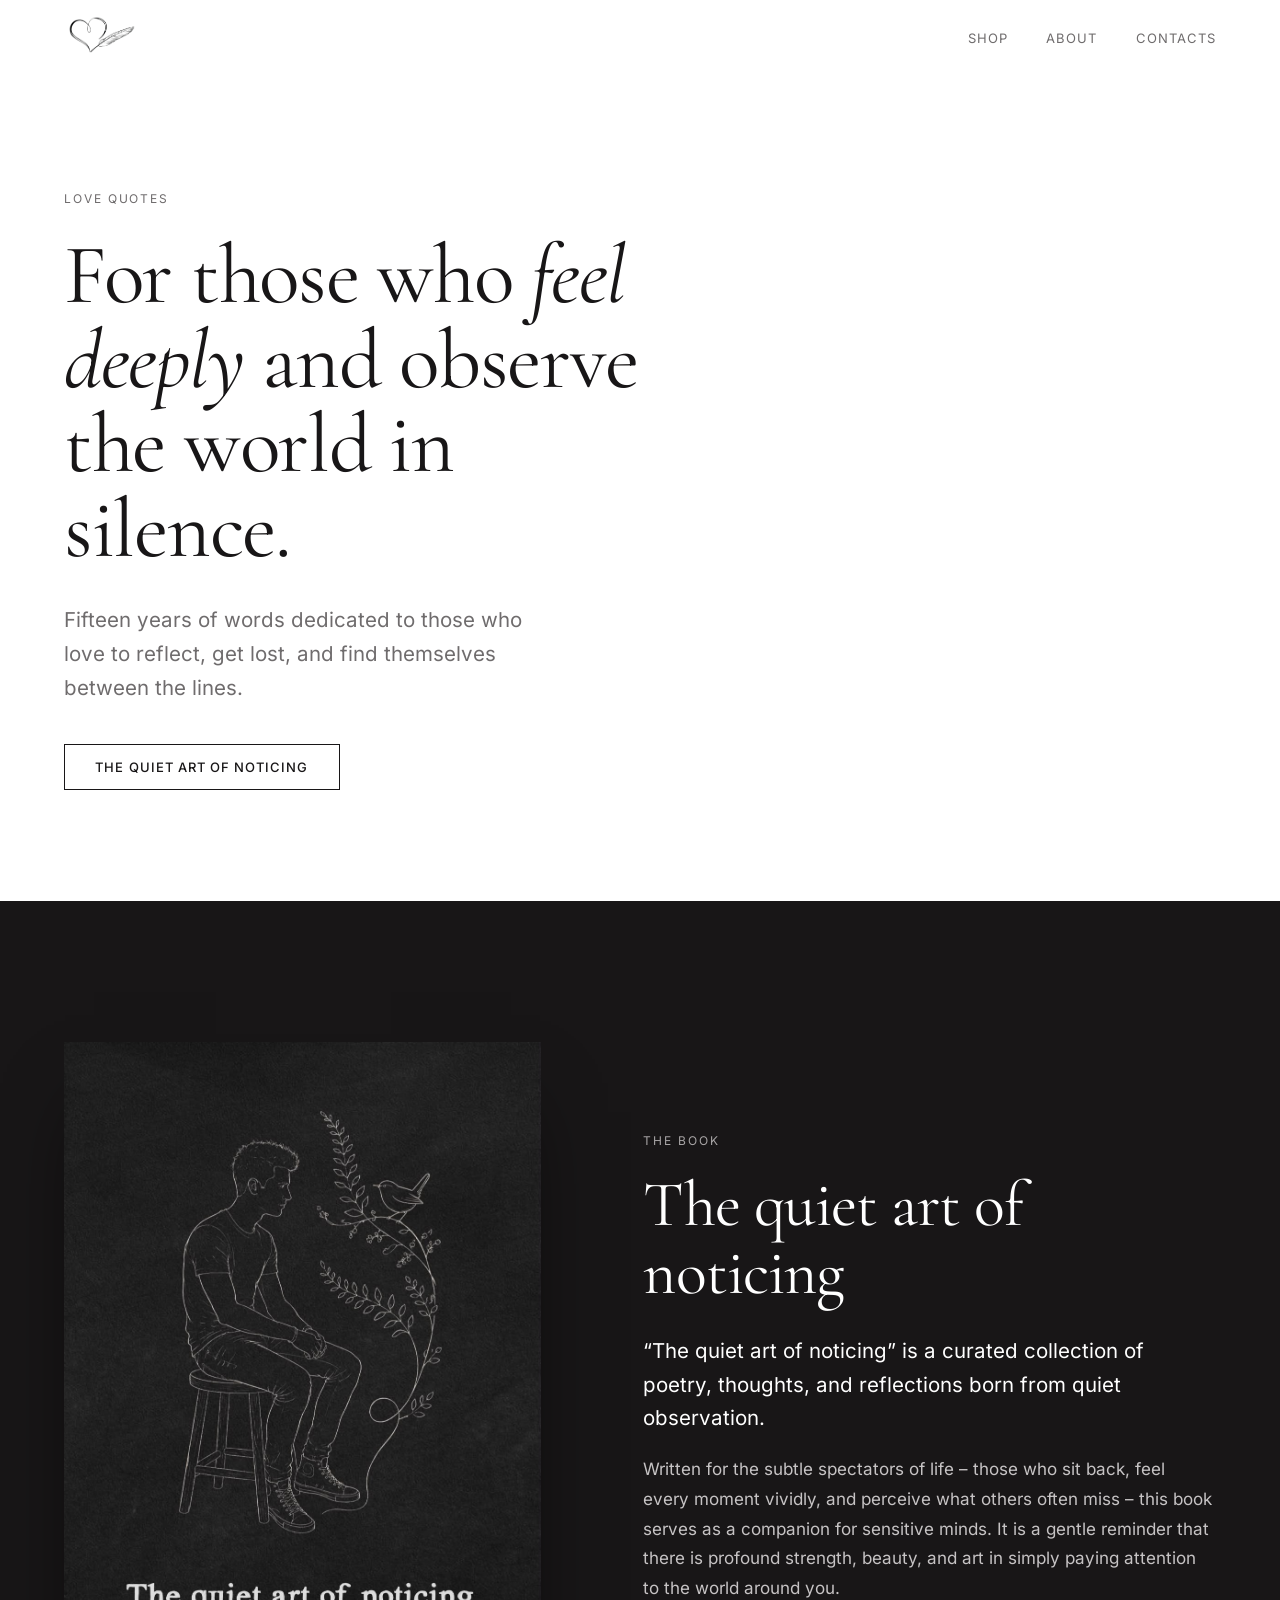
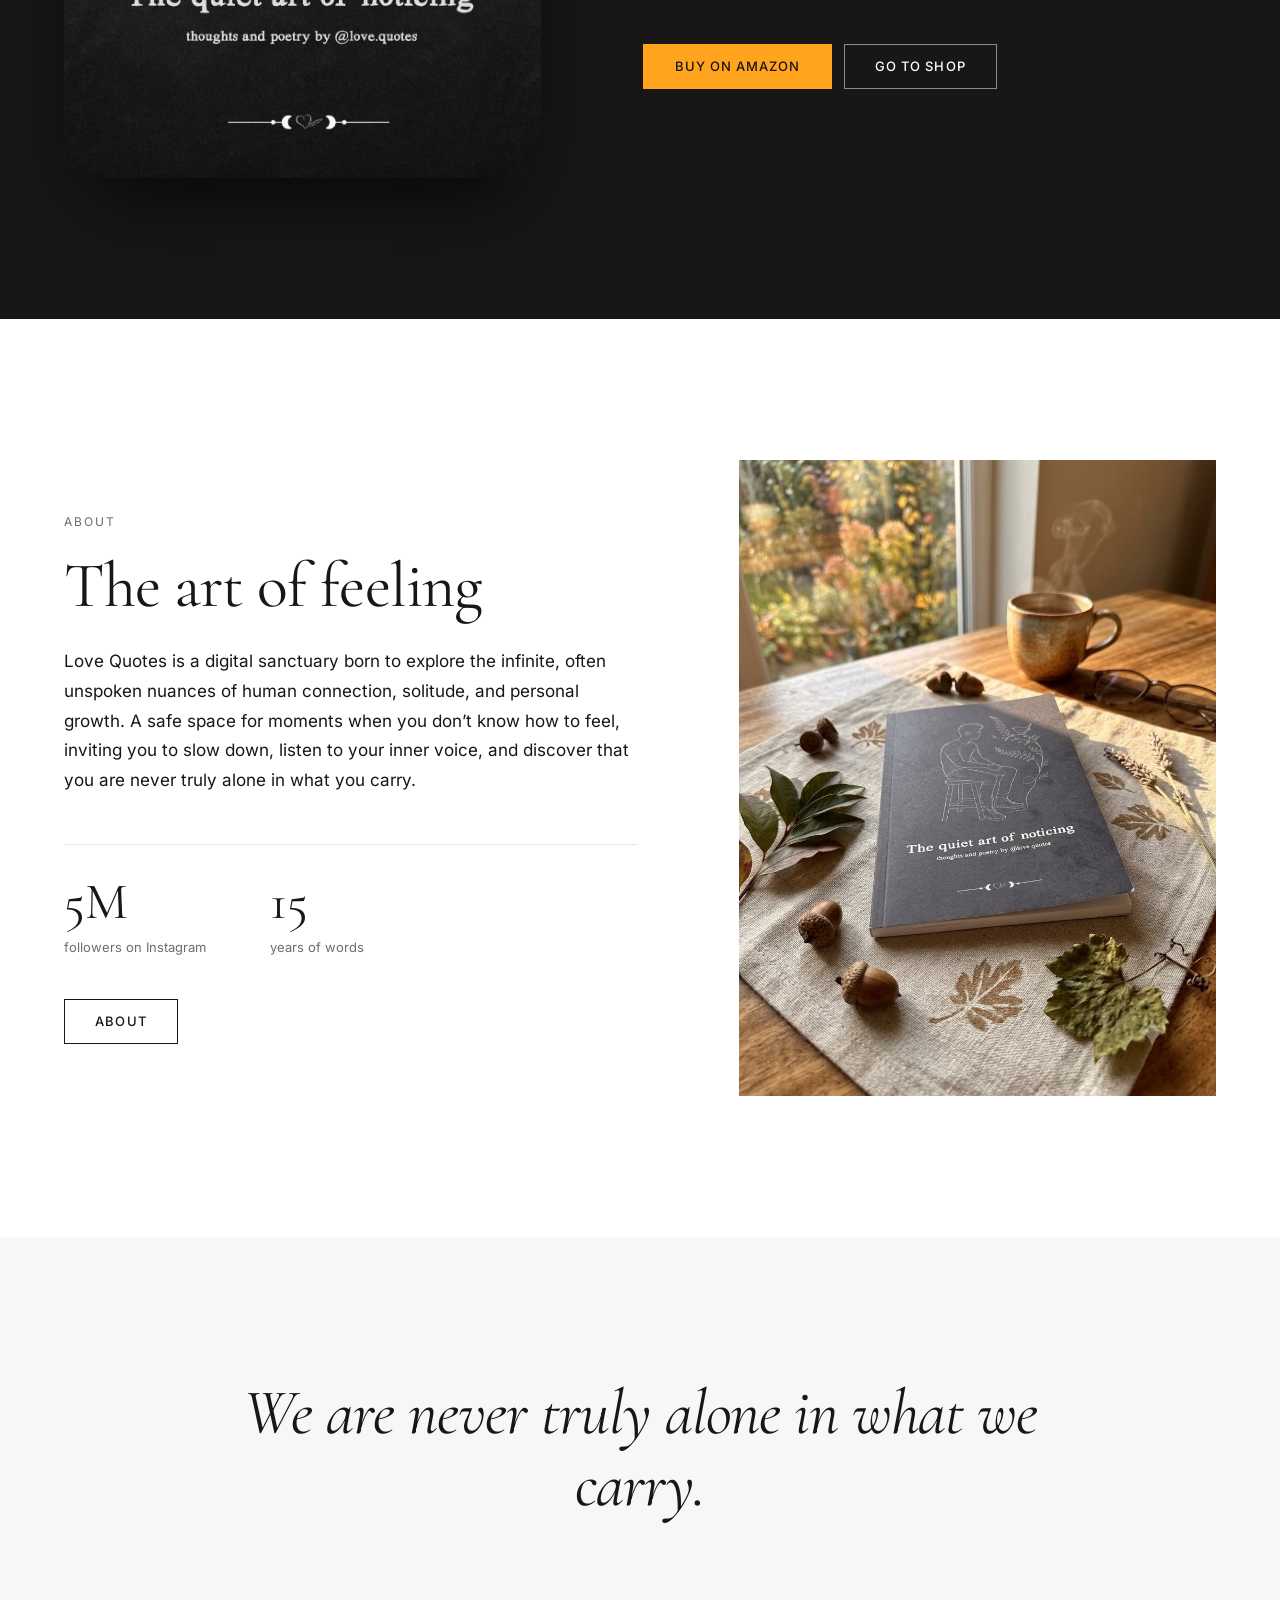
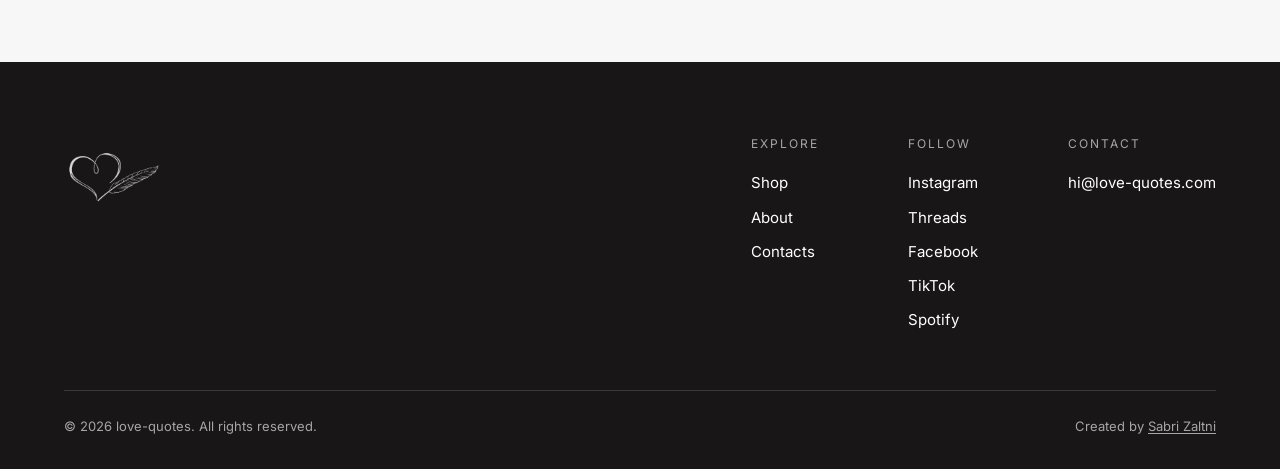
<file: index.html>
<!doctype html>
<html lang="en">
<head>
<meta charset="utf-8">
<meta name="viewport" content="width=device-width, initial-scale=1">
<title>Love Quotes</title>
<meta name="description" content="Poetry, thoughts and books for those who feel deeply and observe the world in silence.">
<meta name="robots" content="noindex, nofollow">
<link rel="stylesheet" href="styles.css">
<script src="site.js"></script>
</head>
<body>
<a class="skip" href="#main">Skip to content</a>
<header class="site-header">
  <div class="bar">
    <a class="brand" href="index.html" aria-label="Love Quotes, home"><img src="assets/logo.png" alt="Love Quotes"></a>
    <nav class="site-nav" aria-label="Main"><a href="shop.html">Shop</a><a href="about.html">About</a><a href="contacts.html">Contacts</a></nav>
  </div>
</header>
<main id="main">

<section class="hero">
  <div class="reveal">
    <p class="eyebrow">Love Quotes</p>
    <h1>For those who <em>feel deeply</em> and observe the world in silence.</h1>
    <p class="lede">Fifteen years of words dedicated to those who love to reflect, get lost, and find themselves between the lines.</p>
    <div class="actions">
      <a class="btn" href="book-quiet-art.html">The quiet art of noticing</a>
    </div>
  </div>
  <div class="hero-media" aria-hidden="true">
    <video src="assets/dandelion.mp4" autoplay muted loop playsinline></video>
  </div>
</section>

<section class="section dark">
  <div class="feature">
    <img class="reveal" src="assets/quiet-art-cover.jpg" alt="Cover of The quiet art of noticing">
    <div class="reveal">
      <p class="eyebrow">The book</p>
      <h2>The quiet art of noticing</h2>
      <p class="lede">“The quiet art of noticing” is a curated collection of poetry, thoughts, and reflections born from quiet observation.</p>
      <p class="muted">Written for the subtle spectators of life – those who sit back, feel every moment vividly, and perceive what others often miss – this book serves as a companion for sensitive minds. It is a gentle reminder that there is profound strength, beauty, and art in simply paying attention to the world around you.</p>
      <div class="actions">
        <a class="btn btn-buy" href="https://mybook.to/thequietartofnoticing" target="_blank" rel="noopener noreferrer">Buy on Amazon</a>
        <a class="btn" href="shop.html">Go to shop</a>
      </div>
    </div>
  </div>
</section>

<section class="section">
  <div class="story">
    <div class="reveal">
      <p class="eyebrow">About</p>
      <h2>The art of feeling</h2>
      <div class="prose">
        <p>Love Quotes is a digital sanctuary born to explore the infinite, often unspoken nuances of human connection, solitude, and personal growth. A safe space for moments when you don’t know how to feel, inviting you to slow down, listen to your inner voice, and discover that you are never truly alone in what you carry.</p>
      </div>
      <div class="figures">
        <div><strong>5M</strong><span>followers on Instagram</span></div>
        <div><strong>15</strong><span>years of words</span></div>
      </div>
      <div class="actions"><a class="btn" href="about.html">About</a></div>
    </div>
    <figure class="reveal"><img src="assets/quiet-art-table.jpg" alt="The quiet art of noticing on a table, next to a cup of coffee and autumn leaves" loading="lazy"></figure>
  </div>
</section>

<section class="section quote">
  <blockquote class="reveal">We are never truly alone in what we carry.</blockquote>
</section>

</main>
<footer class="site-footer">
  <div class="footer-top">
    <a href="index.html" aria-label="Love Quotes, home"><img src="assets/footer-logo.png" alt="Love Quotes"></a>
    <div class="footer-cols">
      <div><h2>Explore</h2><ul><li><a href="shop.html">Shop</a></li><li><a href="about.html">About</a></li><li><a href="contacts.html">Contacts</a></li></ul></div>
      <div><h2>Follow</h2><ul><li><a href="https://instagram.com/love.quotes" target="_blank" rel="noopener noreferrer">Instagram</a></li><li><a href="https://www.threads.net/@love.quotes" target="_blank" rel="noopener noreferrer">Threads</a></li><li><a href="https://www.facebook.com/lovequotesmedia" target="_blank" rel="noopener noreferrer">Facebook</a></li><li><a href="https://www.tiktok.com/@thelovequotes" target="_blank" rel="noopener noreferrer">TikTok</a></li><li><a href="https://open.spotify.com/playlist/25cQGZJEVviMRgtNV8DTJt" target="_blank" rel="noopener noreferrer">Spotify</a></li></ul></div>
      <div><h2>Contact</h2><ul><li><a href="mailto:hi@love-quotes.com">hi@love-quotes.com</a></li></ul></div>
    </div>
  </div>
  <div class="footer-bottom">
    <span>© 2026 love-quotes. All rights reserved.</span>
    <span>Created by <a href="https://www.linkedin.com/in/sabri-zaltni-704310270/" target="_blank" rel="noopener noreferrer">Sabri Zaltni</a></span>
  </div>
</footer>
</body>
</html>
</file>
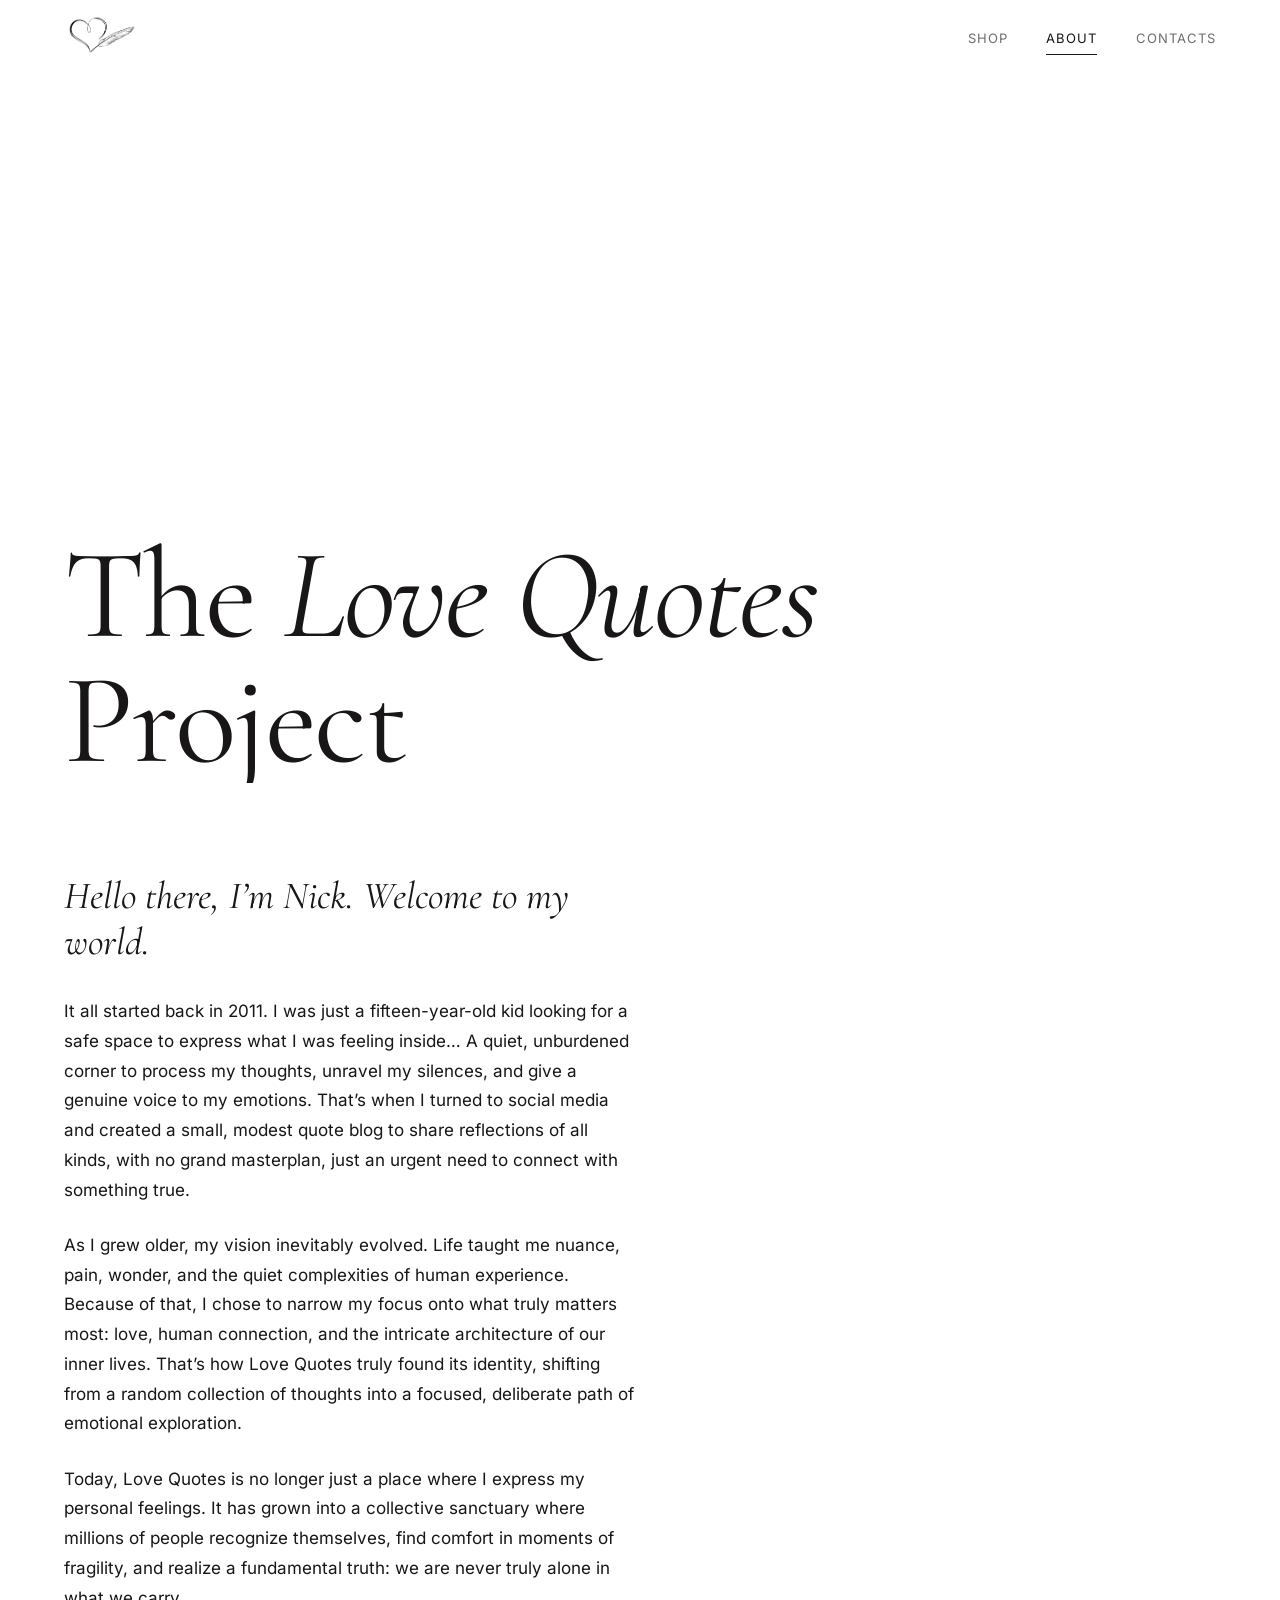
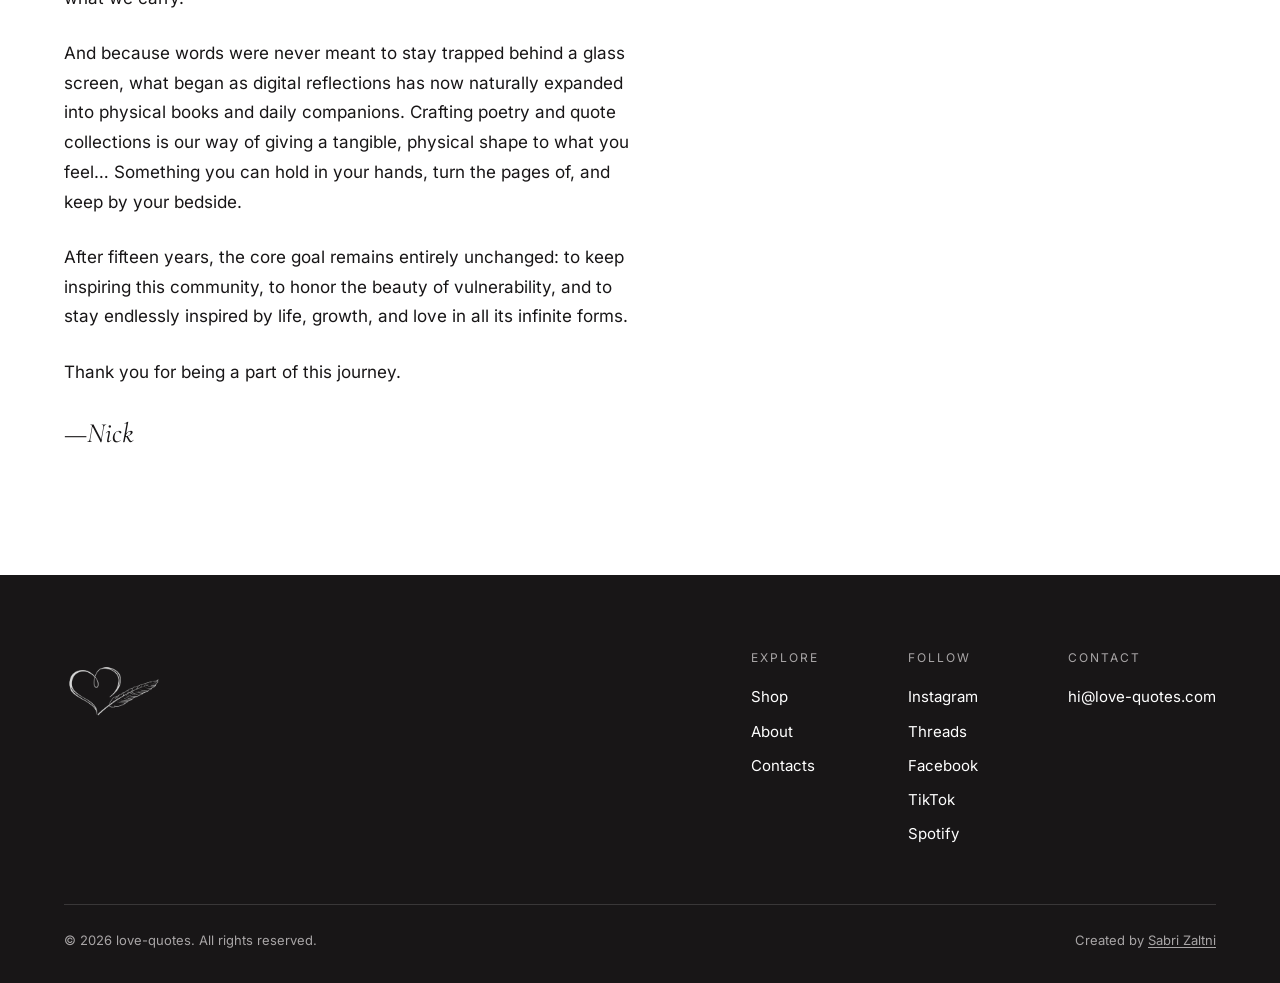
<file: about.html>
<!doctype html>
<html lang="en">
<head>
<meta charset="utf-8">
<meta name="viewport" content="width=device-width, initial-scale=1">
<title>About – Love Quotes</title>
<meta name="description" content="The story of the Love Quotes project, in the words of its founder, Nick.">
<meta name="robots" content="noindex, nofollow">
<link rel="stylesheet" href="styles.css">
<script src="site.js"></script>
</head>
<body>
<a class="skip" href="#main">Skip to content</a>
<header class="site-header">
  <div class="bar">
    <a class="brand" href="index.html" aria-label="Love Quotes, home"><img src="assets/logo.png" alt="Love Quotes"></a>
    <nav class="site-nav" aria-label="Main"><a href="shop.html">Shop</a><a href="about.html" aria-current="page">About</a><a href="contacts.html">Contacts</a></nav>
  </div>
</header>
<main id="main">

<section class="about-hero">
  <video src="assets/swing.mp4" autoplay muted loop playsinline aria-hidden="true"></video>
  <h1 class="reveal">The <em>Love Quotes</em><br>Project</h1>
</section>
<section class="about-body">
  <div class="prose reveal">
    <p class="opening">Hello there, I’m Nick. Welcome to my world.</p>
    <p>It all started back in 2011. I was just a fifteen-year-old kid looking for a safe space to express what I was feeling inside… A quiet, unburdened corner to process my thoughts, unravel my silences, and give a genuine voice to my emotions. That’s when I turned to social media and created a small, modest quote blog to share reflections of all kinds, with no grand masterplan, just an urgent need to connect with something true.</p>
    <p>As I grew older, my vision inevitably evolved. Life taught me nuance, pain, wonder, and the quiet complexities of human experience. Because of that, I chose to narrow my focus onto what truly matters most: love, human connection, and the intricate architecture of our inner lives. That’s how Love Quotes truly found its identity, shifting from a random collection of thoughts into a focused, deliberate path of emotional exploration.</p>
    <p>Today, Love Quotes is no longer just a place where I express my personal feelings. It has grown into a collective sanctuary where millions of people recognize themselves, find comfort in moments of fragility, and realize a fundamental truth: we are never truly alone in what we carry.</p>
    <p>And because words were never meant to stay trapped behind a glass screen, what began as digital reflections has now naturally expanded into physical books and daily companions. Crafting poetry and quote collections is our way of giving a tangible, physical shape to what you feel… Something you can hold in your hands, turn the pages of, and keep by your bedside.</p>
    <p>After fifteen years, the core goal remains entirely unchanged: to keep inspiring this community, to honor the beauty of vulnerability, and to stay endlessly inspired by life, growth, and love in all its infinite forms.</p>
    <p>Thank you for being a part of this journey.</p>
    <p class="sign">—Nick</p>
  </div>
  <figure class="reveal"><video src="assets/billboard.mp4" autoplay muted loop playsinline aria-label="A Love Quotes billboard on a city building at night"></video></figure>
</section>

</main>
<footer class="site-footer">
  <div class="footer-top">
    <a href="index.html" aria-label="Love Quotes, home"><img src="assets/footer-logo.png" alt="Love Quotes"></a>
    <div class="footer-cols">
      <div><h2>Explore</h2><ul><li><a href="shop.html">Shop</a></li><li><a href="about.html">About</a></li><li><a href="contacts.html">Contacts</a></li></ul></div>
      <div><h2>Follow</h2><ul><li><a href="https://instagram.com/love.quotes" target="_blank" rel="noopener noreferrer">Instagram</a></li><li><a href="https://www.threads.net/@love.quotes" target="_blank" rel="noopener noreferrer">Threads</a></li><li><a href="https://www.facebook.com/lovequotesmedia" target="_blank" rel="noopener noreferrer">Facebook</a></li><li><a href="https://www.tiktok.com/@thelovequotes" target="_blank" rel="noopener noreferrer">TikTok</a></li><li><a href="https://open.spotify.com/playlist/25cQGZJEVviMRgtNV8DTJt" target="_blank" rel="noopener noreferrer">Spotify</a></li></ul></div>
      <div><h2>Contact</h2><ul><li><a href="mailto:hi@love-quotes.com">hi@love-quotes.com</a></li></ul></div>
    </div>
  </div>
  <div class="footer-bottom">
    <span>© 2026 love-quotes. All rights reserved.</span>
    <span>Created by <a href="https://www.linkedin.com/in/sabri-zaltni-704310270/" target="_blank" rel="noopener noreferrer">Sabri Zaltni</a></span>
  </div>
</footer>
</body>
</html>
</file>
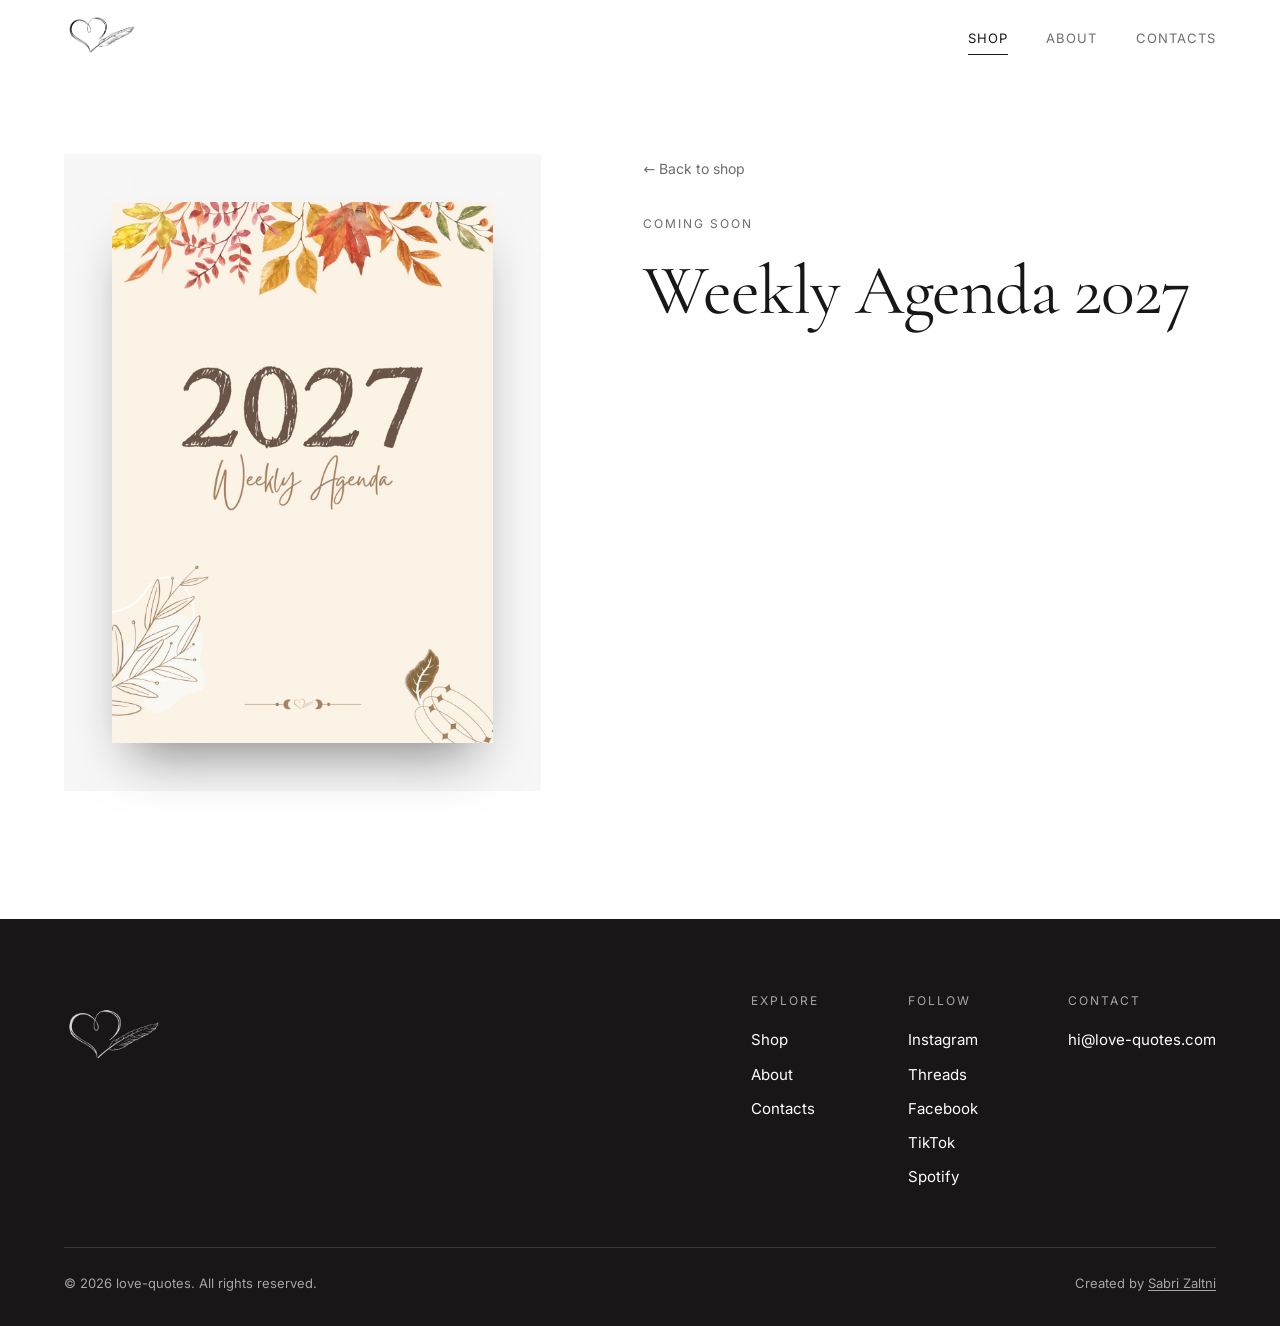
<file: book-agenda-2027.html>
<!doctype html>
<html lang="en">
<head>
<meta charset="utf-8">
<meta name="viewport" content="width=device-width, initial-scale=1">
<title>Weekly Agenda 2027 – Love Quotes</title>
<meta name="description" content="Weekly Agenda 2027">
<meta name="robots" content="noindex, nofollow">
<link rel="stylesheet" href="styles.css">
<script src="site.js"></script>
</head>
<body>
<a class="skip" href="#main">Skip to content</a>
<header class="site-header">
  <div class="bar">
    <a class="brand" href="index.html" aria-label="Love Quotes, home"><img src="assets/logo.png" alt="Love Quotes"></a>
    <nav class="site-nav" aria-label="Main"><a href="shop.html" aria-current="page">Shop</a><a href="about.html">About</a><a href="contacts.html">Contacts</a></nav>
  </div>
</header>
<main id="main">

<section class="book-page">
  <div class="cover reveal"><img src="assets/agenda-2027.jpg" alt="Cover of Weekly Agenda 2027"></div>
  <div class="reveal">
    <a class="back" href="shop.html">← Back to shop</a>
    <p class="eyebrow">Coming soon</p>
    <h1>Weekly Agenda 2027</h1>
    
    
    
  </div>
</section>

</main>
<footer class="site-footer">
  <div class="footer-top">
    <a href="index.html" aria-label="Love Quotes, home"><img src="assets/footer-logo.png" alt="Love Quotes"></a>
    <div class="footer-cols">
      <div><h2>Explore</h2><ul><li><a href="shop.html">Shop</a></li><li><a href="about.html">About</a></li><li><a href="contacts.html">Contacts</a></li></ul></div>
      <div><h2>Follow</h2><ul><li><a href="https://instagram.com/love.quotes" target="_blank" rel="noopener noreferrer">Instagram</a></li><li><a href="https://www.threads.net/@love.quotes" target="_blank" rel="noopener noreferrer">Threads</a></li><li><a href="https://www.facebook.com/lovequotesmedia" target="_blank" rel="noopener noreferrer">Facebook</a></li><li><a href="https://www.tiktok.com/@thelovequotes" target="_blank" rel="noopener noreferrer">TikTok</a></li><li><a href="https://open.spotify.com/playlist/25cQGZJEVviMRgtNV8DTJt" target="_blank" rel="noopener noreferrer">Spotify</a></li></ul></div>
      <div><h2>Contact</h2><ul><li><a href="mailto:hi@love-quotes.com">hi@love-quotes.com</a></li></ul></div>
    </div>
  </div>
  <div class="footer-bottom">
    <span>© 2026 love-quotes. All rights reserved.</span>
    <span>Created by <a href="https://www.linkedin.com/in/sabri-zaltni-704310270/" target="_blank" rel="noopener noreferrer">Sabri Zaltni</a></span>
  </div>
</footer>
</body>
</html>
</file>
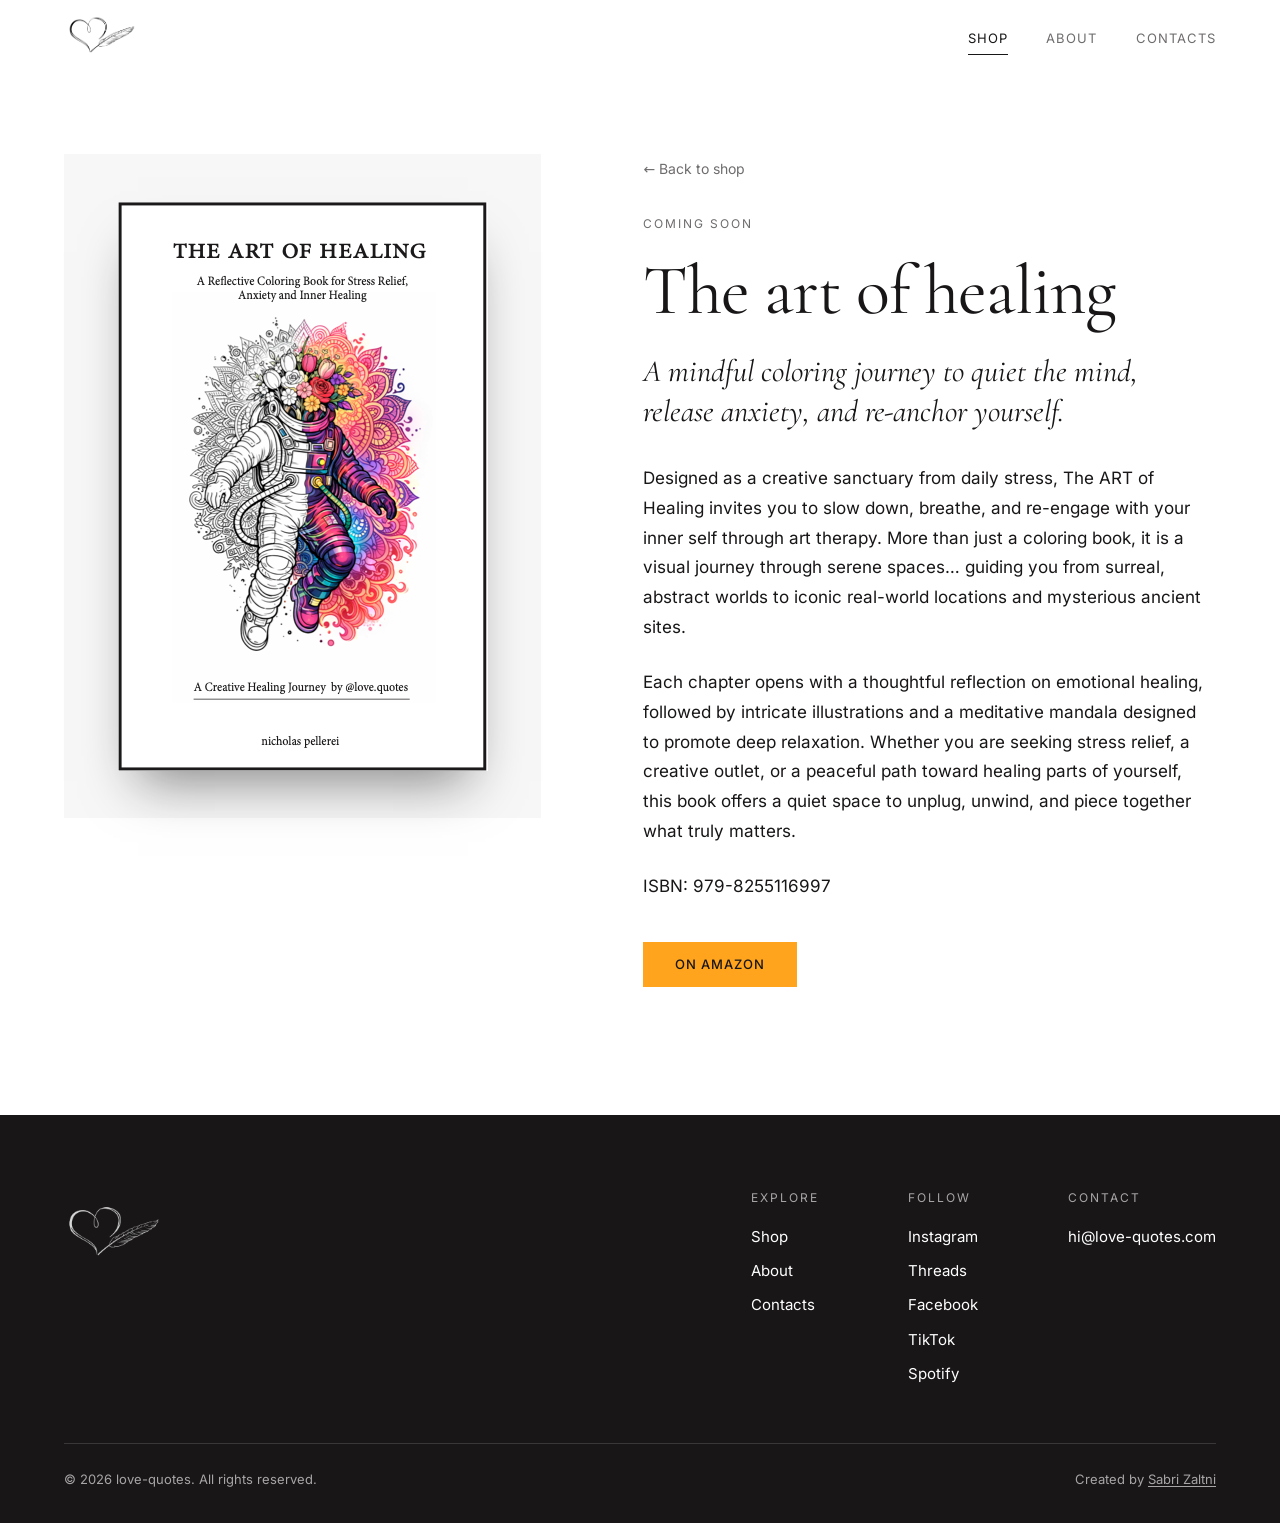
<file: book-art-of-healing.html>
<!doctype html>
<html lang="en">
<head>
<meta charset="utf-8">
<meta name="viewport" content="width=device-width, initial-scale=1">
<title>The art of healing – Love Quotes</title>
<meta name="description" content="A mindful coloring journey to quiet the mind, release anxiety, and re-anchor yourself.">
<meta name="robots" content="noindex, nofollow">
<link rel="stylesheet" href="styles.css">
<script src="site.js"></script>
</head>
<body>
<a class="skip" href="#main">Skip to content</a>
<header class="site-header">
  <div class="bar">
    <a class="brand" href="index.html" aria-label="Love Quotes, home"><img src="assets/logo.png" alt="Love Quotes"></a>
    <nav class="site-nav" aria-label="Main"><a href="shop.html" aria-current="page">Shop</a><a href="about.html">About</a><a href="contacts.html">Contacts</a></nav>
  </div>
</header>
<main id="main">

<section class="book-page">
  <div class="cover reveal"><img src="assets/art-of-healing.png" alt="Cover of The art of healing"></div>
  <div class="reveal">
    <a class="back" href="shop.html">← Back to shop</a>
    <p class="eyebrow">Coming soon</p>
    <h1>The art of healing</h1>
    <p class="tagline">A mindful coloring journey to quiet the mind, release anxiety, and re-anchor yourself.</p>
    <div class="prose"><p>Designed as a creative sanctuary from daily stress, The ART of Healing invites you to slow down, breathe, and re-engage with your inner self through art therapy. More than just a coloring book, it is a visual journey through serene spaces… guiding you from surreal, abstract worlds to iconic real-world locations and mysterious ancient sites.</p><p>Each chapter opens with a thoughtful reflection on emotional healing, followed by intricate illustrations and a meditative mandala designed to promote deep relaxation. Whether you are seeking stress relief, a creative outlet, or a peaceful path toward healing parts of yourself, this book offers a quiet space to unplug, unwind, and piece together what truly matters.</p><p>ISBN: 979-8255116997</p></div>
    <div class="actions"><a class="btn btn-buy" href="https://www.amazon.com/dp/B0GWGK5334" target="_blank" rel="noopener noreferrer">On Amazon</a></div>
  </div>
</section>

</main>
<footer class="site-footer">
  <div class="footer-top">
    <a href="index.html" aria-label="Love Quotes, home"><img src="assets/footer-logo.png" alt="Love Quotes"></a>
    <div class="footer-cols">
      <div><h2>Explore</h2><ul><li><a href="shop.html">Shop</a></li><li><a href="about.html">About</a></li><li><a href="contacts.html">Contacts</a></li></ul></div>
      <div><h2>Follow</h2><ul><li><a href="https://instagram.com/love.quotes" target="_blank" rel="noopener noreferrer">Instagram</a></li><li><a href="https://www.threads.net/@love.quotes" target="_blank" rel="noopener noreferrer">Threads</a></li><li><a href="https://www.facebook.com/lovequotesmedia" target="_blank" rel="noopener noreferrer">Facebook</a></li><li><a href="https://www.tiktok.com/@thelovequotes" target="_blank" rel="noopener noreferrer">TikTok</a></li><li><a href="https://open.spotify.com/playlist/25cQGZJEVviMRgtNV8DTJt" target="_blank" rel="noopener noreferrer">Spotify</a></li></ul></div>
      <div><h2>Contact</h2><ul><li><a href="mailto:hi@love-quotes.com">hi@love-quotes.com</a></li></ul></div>
    </div>
  </div>
  <div class="footer-bottom">
    <span>© 2026 love-quotes. All rights reserved.</span>
    <span>Created by <a href="https://www.linkedin.com/in/sabri-zaltni-704310270/" target="_blank" rel="noopener noreferrer">Sabri Zaltni</a></span>
  </div>
</footer>
</body>
</html>
</file>
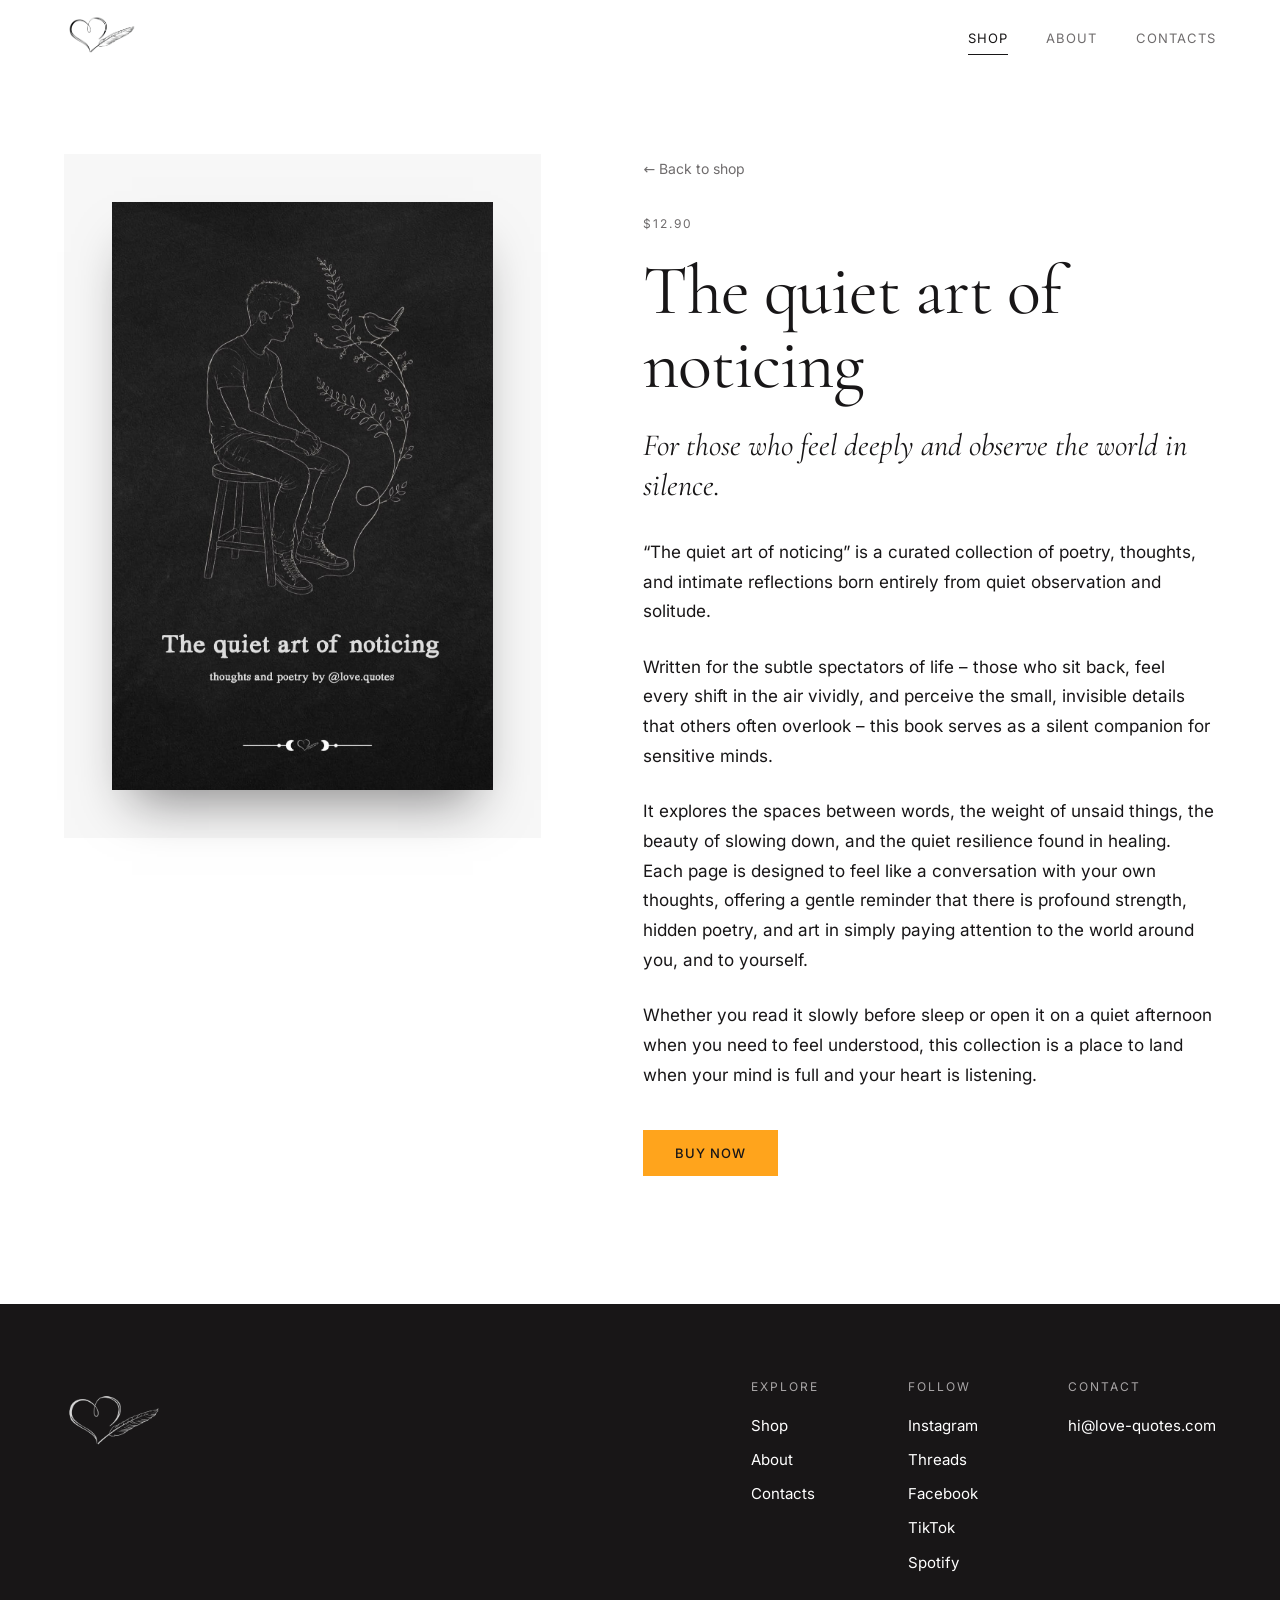
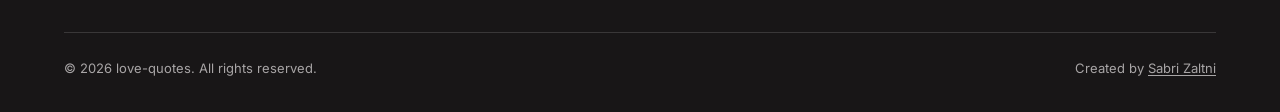
<file: book-quiet-art.html>
<!doctype html>
<html lang="en">
<head>
<meta charset="utf-8">
<meta name="viewport" content="width=device-width, initial-scale=1">
<title>The quiet art of noticing – Love Quotes</title>
<meta name="description" content="For those who feel deeply and observe the world in silence.">
<meta name="robots" content="noindex, nofollow">
<link rel="stylesheet" href="styles.css">
<script src="site.js"></script>
</head>
<body>
<a class="skip" href="#main">Skip to content</a>
<header class="site-header">
  <div class="bar">
    <a class="brand" href="index.html" aria-label="Love Quotes, home"><img src="assets/logo.png" alt="Love Quotes"></a>
    <nav class="site-nav" aria-label="Main"><a href="shop.html" aria-current="page">Shop</a><a href="about.html">About</a><a href="contacts.html">Contacts</a></nav>
  </div>
</header>
<main id="main">

<section class="book-page">
  <div class="cover reveal"><img src="assets/quiet-art-cover.jpg" alt="Cover of The quiet art of noticing"></div>
  <div class="reveal">
    <a class="back" href="shop.html">← Back to shop</a>
    <p class="eyebrow">$12.90</p>
    <h1>The quiet art of noticing</h1>
    <p class="tagline">For those who feel deeply and observe the world in silence.</p>
    <div class="prose"><p>“The quiet art of noticing” is a curated collection of poetry, thoughts, and intimate reflections born entirely from quiet observation and solitude.</p><p>Written for the subtle spectators of life – those who sit back, feel every shift in the air vividly, and perceive the small, invisible details that others often overlook – this book serves as a silent companion for sensitive minds.</p><p>It explores the spaces between words, the weight of unsaid things, the beauty of slowing down, and the quiet resilience found in healing. Each page is designed to feel like a conversation with your own thoughts, offering a gentle reminder that there is profound strength, hidden poetry, and art in simply paying attention to the world around you, and to yourself.</p><p>Whether you read it slowly before sleep or open it on a quiet afternoon when you need to feel understood, this collection is a place to land when your mind is full and your heart is listening.</p></div>
    <div class="actions"><a class="btn btn-buy" href="https://mybook.to/thequietartofnoticing" target="_blank" rel="noopener noreferrer">Buy now</a></div>
  </div>
</section>

</main>
<footer class="site-footer">
  <div class="footer-top">
    <a href="index.html" aria-label="Love Quotes, home"><img src="assets/footer-logo.png" alt="Love Quotes"></a>
    <div class="footer-cols">
      <div><h2>Explore</h2><ul><li><a href="shop.html">Shop</a></li><li><a href="about.html">About</a></li><li><a href="contacts.html">Contacts</a></li></ul></div>
      <div><h2>Follow</h2><ul><li><a href="https://instagram.com/love.quotes" target="_blank" rel="noopener noreferrer">Instagram</a></li><li><a href="https://www.threads.net/@love.quotes" target="_blank" rel="noopener noreferrer">Threads</a></li><li><a href="https://www.facebook.com/lovequotesmedia" target="_blank" rel="noopener noreferrer">Facebook</a></li><li><a href="https://www.tiktok.com/@thelovequotes" target="_blank" rel="noopener noreferrer">TikTok</a></li><li><a href="https://open.spotify.com/playlist/25cQGZJEVviMRgtNV8DTJt" target="_blank" rel="noopener noreferrer">Spotify</a></li></ul></div>
      <div><h2>Contact</h2><ul><li><a href="mailto:hi@love-quotes.com">hi@love-quotes.com</a></li></ul></div>
    </div>
  </div>
  <div class="footer-bottom">
    <span>© 2026 love-quotes. All rights reserved.</span>
    <span>Created by <a href="https://www.linkedin.com/in/sabri-zaltni-704310270/" target="_blank" rel="noopener noreferrer">Sabri Zaltni</a></span>
  </div>
</footer>
</body>
</html>
</file>
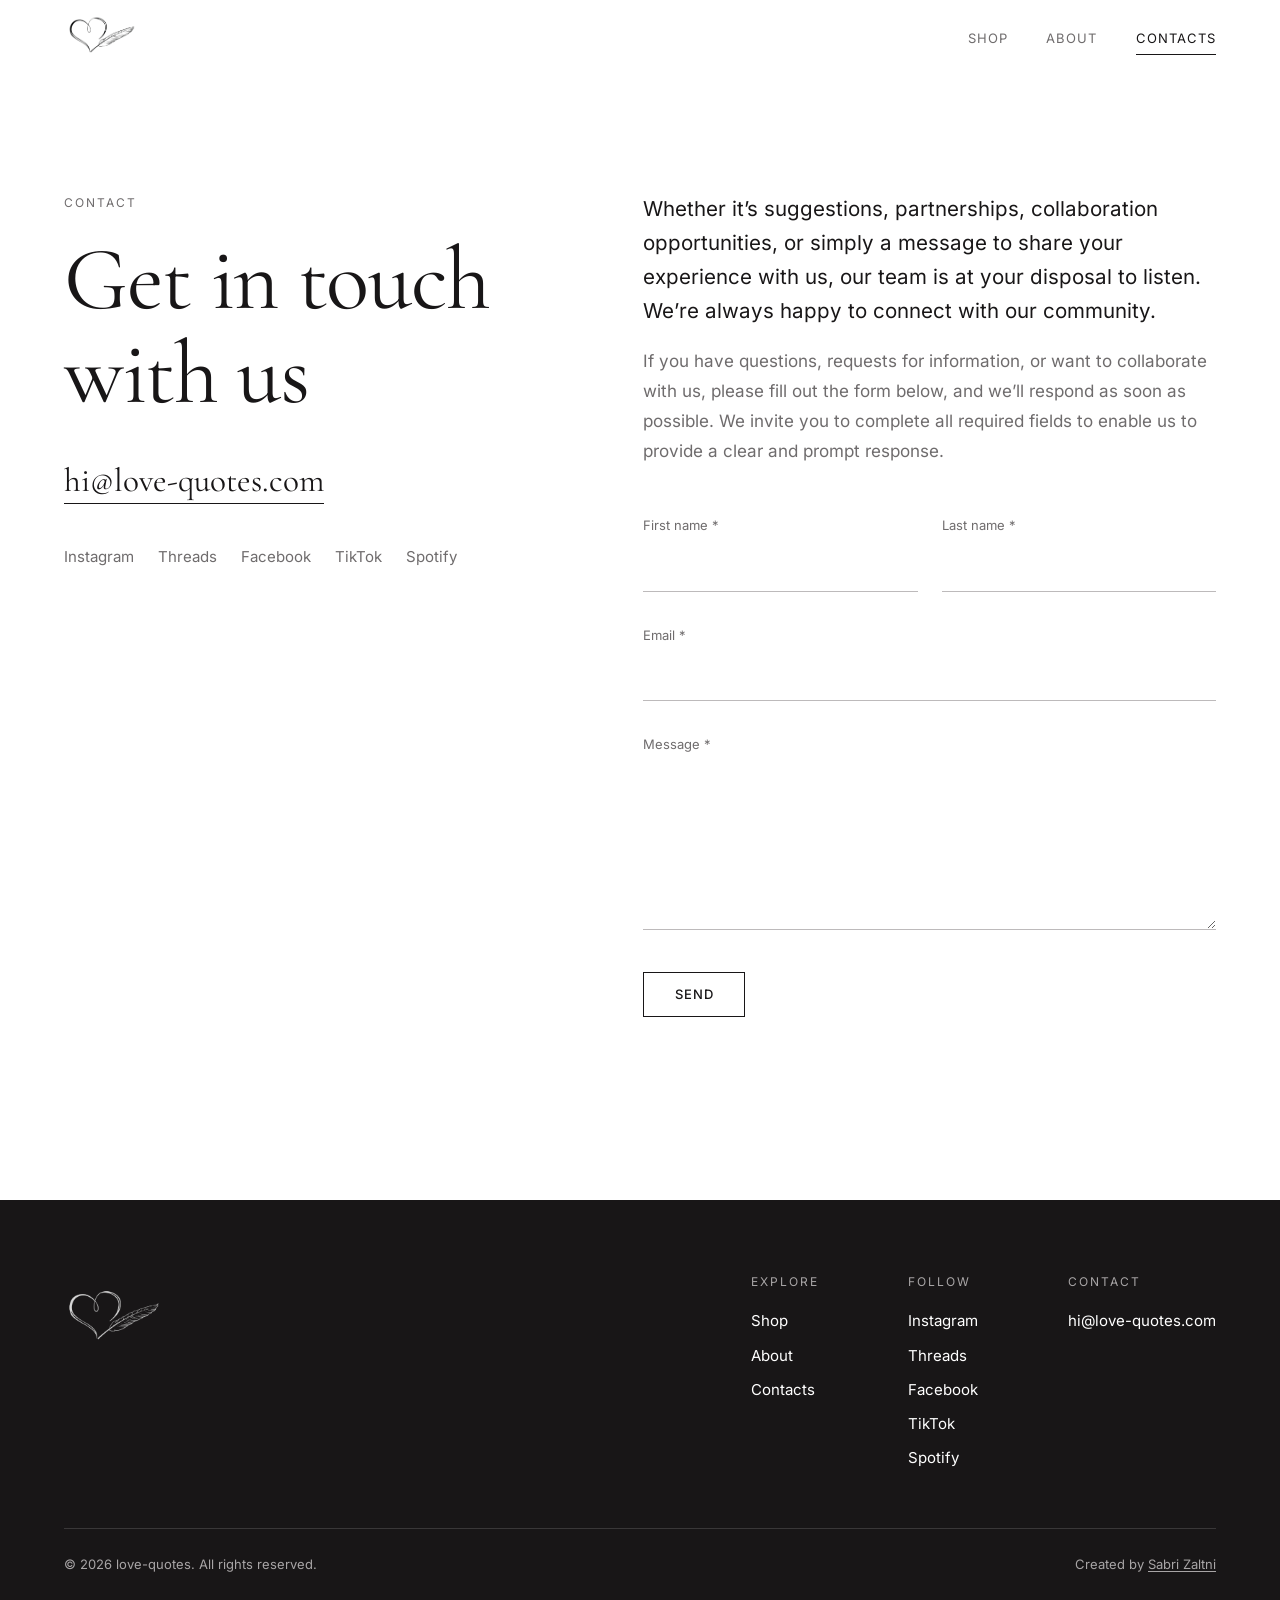
<file: contacts.html>
<!doctype html>
<html lang="en">
<head>
<meta charset="utf-8">
<meta name="viewport" content="width=device-width, initial-scale=1">
<title>Contacts – Love Quotes</title>
<meta name="description" content="Suggestions, partnerships, collaborations or a message to share your experience.">
<meta name="robots" content="noindex, nofollow">
<link rel="stylesheet" href="styles.css">
<script src="site.js"></script>
</head>
<body>
<a class="skip" href="#main">Skip to content</a>
<header class="site-header">
  <div class="bar">
    <a class="brand" href="index.html" aria-label="Love Quotes, home"><img src="assets/logo.png" alt="Love Quotes"></a>
    <nav class="site-nav" aria-label="Main"><a href="shop.html">Shop</a><a href="about.html">About</a><a href="contacts.html" aria-current="page">Contacts</a></nav>
  </div>
</header>
<main id="main">

<section class="contact">
  <div class="reveal">
    <p class="eyebrow">Contact</p>
    <h1>Get in touch with us</h1>
    <a class="mail text-link" href="mailto:hi@love-quotes.com">hi@love-quotes.com</a>
    <ul class="channels"><li><a href="https://instagram.com/love.quotes" target="_blank" rel="noopener noreferrer">Instagram</a></li><li><a href="https://www.threads.net/@love.quotes" target="_blank" rel="noopener noreferrer">Threads</a></li><li><a href="https://www.facebook.com/lovequotesmedia" target="_blank" rel="noopener noreferrer">Facebook</a></li><li><a href="https://www.tiktok.com/@thelovequotes" target="_blank" rel="noopener noreferrer">TikTok</a></li><li><a href="https://open.spotify.com/playlist/25cQGZJEVviMRgtNV8DTJt" target="_blank" rel="noopener noreferrer">Spotify</a></li></ul>
  </div>
  <div class="reveal">
    <p class="lede">Whether it’s suggestions, partnerships, collaboration opportunities, or simply a message to share your experience with us, our team is at your disposal to listen. We’re always happy to connect with our community.</p>
    <p class="muted" style="margin:1.25rem 0 3rem">If you have questions, requests for information, or want to collaborate with us, please fill out the form below, and we’ll respond as soon as possible. We invite you to complete all required fields to enable us to provide a clear and prompt response.</p>
    <form>
      <label class="field"><span>First name *</span><input name="first" required autocomplete="given-name"></label>
      <label class="field"><span>Last name *</span><input name="last" required autocomplete="family-name"></label>
      <label class="field full"><span>Email *</span><input name="email" type="email" required autocomplete="email"></label>
      <label class="field full"><span>Message *</span><textarea name="message" rows="5" required></textarea></label>
      <div><button class="btn" type="submit">Send</button></div>
      <p class="form-note" role="status"></p>
    </form>
  </div>
</section>

</main>
<footer class="site-footer">
  <div class="footer-top">
    <a href="index.html" aria-label="Love Quotes, home"><img src="assets/footer-logo.png" alt="Love Quotes"></a>
    <div class="footer-cols">
      <div><h2>Explore</h2><ul><li><a href="shop.html">Shop</a></li><li><a href="about.html">About</a></li><li><a href="contacts.html">Contacts</a></li></ul></div>
      <div><h2>Follow</h2><ul><li><a href="https://instagram.com/love.quotes" target="_blank" rel="noopener noreferrer">Instagram</a></li><li><a href="https://www.threads.net/@love.quotes" target="_blank" rel="noopener noreferrer">Threads</a></li><li><a href="https://www.facebook.com/lovequotesmedia" target="_blank" rel="noopener noreferrer">Facebook</a></li><li><a href="https://www.tiktok.com/@thelovequotes" target="_blank" rel="noopener noreferrer">TikTok</a></li><li><a href="https://open.spotify.com/playlist/25cQGZJEVviMRgtNV8DTJt" target="_blank" rel="noopener noreferrer">Spotify</a></li></ul></div>
      <div><h2>Contact</h2><ul><li><a href="mailto:hi@love-quotes.com">hi@love-quotes.com</a></li></ul></div>
    </div>
  </div>
  <div class="footer-bottom">
    <span>© 2026 love-quotes. All rights reserved.</span>
    <span>Created by <a href="https://www.linkedin.com/in/sabri-zaltni-704310270/" target="_blank" rel="noopener noreferrer">Sabri Zaltni</a></span>
  </div>
</footer>
</body>
</html>
</file>
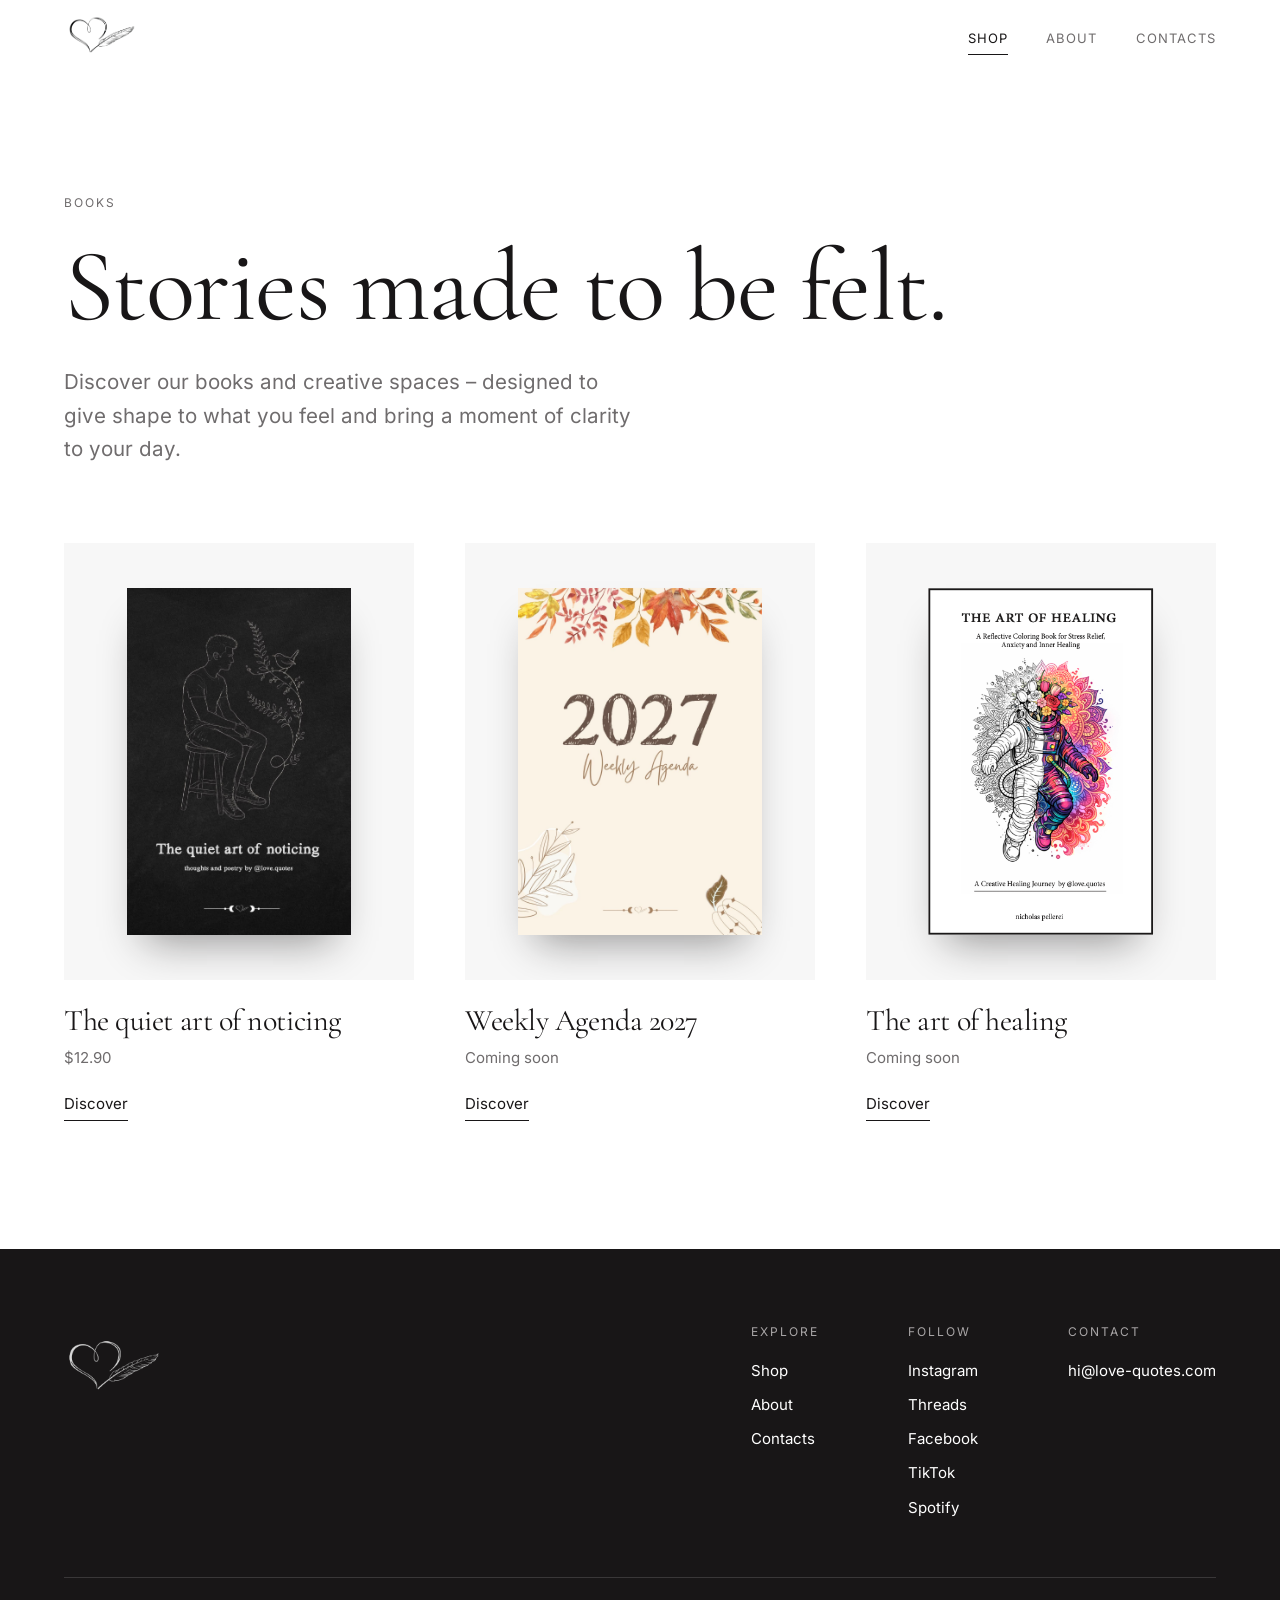
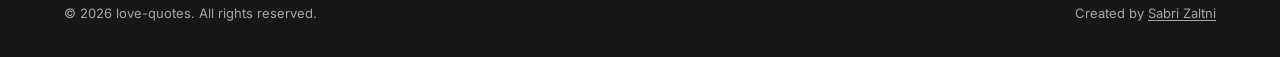
<file: shop.html>
<!doctype html>
<html lang="en">
<head>
<meta charset="utf-8">
<meta name="viewport" content="width=device-width, initial-scale=1">
<title>Shop – Love Quotes</title>
<meta name="description" content="Books and creative spaces designed to give shape to what you feel.">
<meta name="robots" content="noindex, nofollow">
<link rel="stylesheet" href="styles.css">
<script src="site.js"></script>
</head>
<body>
<a class="skip" href="#main">Skip to content</a>
<header class="site-header">
  <div class="bar">
    <a class="brand" href="index.html" aria-label="Love Quotes, home"><img src="assets/logo.png" alt="Love Quotes"></a>
    <nav class="site-nav" aria-label="Main"><a href="shop.html" aria-current="page">Shop</a><a href="about.html">About</a><a href="contacts.html">Contacts</a></nav>
  </div>
</header>
<main id="main">

<header class="page-head reveal">
  <p class="eyebrow">Books</p>
  <h1>Stories made to be felt.</h1>
  <p class="lede">Discover our books and creative spaces – designed to give shape to what you feel and bring a moment of clarity to your day.</p>
</header>
<section class="books" aria-label="Books">
  <article class="book reveal">
    <a class="book-cover" href="book-quiet-art.html"><img src="assets/quiet-art-cover.jpg" alt="Cover of The quiet art of noticing" loading="lazy"></a>
    <h2><a href="book-quiet-art.html">The quiet art of noticing</a></h2>
    <p class="meta">$12.90</p>
    <a class="text-link" href="book-quiet-art.html">Discover</a>
  </article>
  <article class="book reveal">
    <a class="book-cover" href="book-agenda-2027.html"><img src="assets/agenda-2027.jpg" alt="Cover of Weekly Agenda 2027" loading="lazy"></a>
    <h2><a href="book-agenda-2027.html">Weekly Agenda 2027</a></h2>
    <p class="meta">Coming soon</p>
    <a class="text-link" href="book-agenda-2027.html">Discover</a>
  </article>
  <article class="book reveal">
    <a class="book-cover" href="book-art-of-healing.html"><img src="assets/art-of-healing.png" alt="Cover of The art of healing" loading="lazy"></a>
    <h2><a href="book-art-of-healing.html">The art of healing</a></h2>
    <p class="meta">Coming soon</p>
    <a class="text-link" href="book-art-of-healing.html">Discover</a>
  </article>
</section>

</main>
<footer class="site-footer">
  <div class="footer-top">
    <a href="index.html" aria-label="Love Quotes, home"><img src="assets/footer-logo.png" alt="Love Quotes"></a>
    <div class="footer-cols">
      <div><h2>Explore</h2><ul><li><a href="shop.html">Shop</a></li><li><a href="about.html">About</a></li><li><a href="contacts.html">Contacts</a></li></ul></div>
      <div><h2>Follow</h2><ul><li><a href="https://instagram.com/love.quotes" target="_blank" rel="noopener noreferrer">Instagram</a></li><li><a href="https://www.threads.net/@love.quotes" target="_blank" rel="noopener noreferrer">Threads</a></li><li><a href="https://www.facebook.com/lovequotesmedia" target="_blank" rel="noopener noreferrer">Facebook</a></li><li><a href="https://www.tiktok.com/@thelovequotes" target="_blank" rel="noopener noreferrer">TikTok</a></li><li><a href="https://open.spotify.com/playlist/25cQGZJEVviMRgtNV8DTJt" target="_blank" rel="noopener noreferrer">Spotify</a></li></ul></div>
      <div><h2>Contact</h2><ul><li><a href="mailto:hi@love-quotes.com">hi@love-quotes.com</a></li></ul></div>
    </div>
  </div>
  <div class="footer-bottom">
    <span>© 2026 love-quotes. All rights reserved.</span>
    <span>Created by <a href="https://www.linkedin.com/in/sabri-zaltni-704310270/" target="_blank" rel="noopener noreferrer">Sabri Zaltni</a></span>
  </div>
</footer>
</body>
</html>
</file>
<file: styles.css>
@font-face { font-family: "Cormorant"; src: url(assets/cormorant-garamond-latin-400-normal.woff2) format("woff2"); font-weight: 400; font-display: swap; }
@font-face { font-family: "Cormorant"; src: url(assets/cormorant-garamond-latin-500-normal.woff2) format("woff2"); font-weight: 500; font-display: swap; }
@font-face { font-family: "Cormorant"; src: url(assets/cormorant-garamond-latin-400-italic.woff2) format("woff2"); font-weight: 400; font-style: italic; font-display: swap; }
@font-face { font-family: "Inter"; src: url(assets/inter-latin-wght-normal.woff2) format("woff2"); font-weight: 100 900; font-display: swap; }

:root {
  --ink: #181617;
  --paper: #ffffff;
  --mist: #f7f7f7;
  --grey: #6f6c6d;
  --line: #e6e4e4;
  --amber: #ffa41c;
  --serif: "Cormorant", Georgia, serif;
  --sans: "Inter", -apple-system, system-ui, sans-serif;
  --gutter: clamp(1.5rem, 5vw, 5rem);
}

* { box-sizing: border-box; }
html { scroll-behavior: smooth; }
body { margin: 0; background: var(--paper); color: var(--ink); font: 400 1.0625rem/1.75 var(--sans); -webkit-font-smoothing: antialiased; }
img, video { display: block; max-width: 100%; }
a { color: inherit; text-decoration: none; }
h1, h2, h3, p { margin: 0; }
h1, h2, h3 { font-family: var(--serif); font-weight: 400; letter-spacing: -0.015em; line-height: 1.05; }
a:focus-visible, button:focus-visible, input:focus-visible, textarea:focus-visible { outline: 2px solid var(--amber); outline-offset: 3px; }

.skip { position: absolute; left: -999px; }
.skip:focus { left: 1rem; top: 1rem; z-index: 20; background: var(--paper); padding: .5rem 1rem; }

/* Testata */
.site-header { position: sticky; top: 0; z-index: 10; background: rgba(255, 255, 255, .92); -webkit-backdrop-filter: blur(12px); backdrop-filter: blur(12px); border-bottom: 1px solid transparent; transition: border-color .3s; }
.site-header.scrolled { border-color: var(--line); }
.site-header .bar { height: 76px; padding: 0 var(--gutter); display: flex; align-items: center; justify-content: space-between; }
.brand img { height: 46px; width: auto; filter: invert(1); }
.site-nav { display: flex; gap: clamp(1.25rem, 3vw, 2.75rem); font-size: .8125rem; letter-spacing: .08em; text-transform: uppercase; }
.site-nav a { position: relative; padding: .25rem 0; color: var(--grey); transition: color .2s; }
.site-nav a:hover, .site-nav a[aria-current] { color: var(--ink); }
.site-nav a[aria-current]::after { content: ""; position: absolute; left: 0; right: 0; bottom: -2px; height: 1px; background: var(--ink); }

/* Elementi comuni */
.section { padding: clamp(5rem, 11vw, 10rem) var(--gutter); }
.dark { background: var(--ink); color: var(--paper); }
.eyebrow { font-size: .75rem; letter-spacing: .16em; text-transform: uppercase; color: var(--grey); }
.dark .eyebrow { color: #a8a5a6; }
.lede { font-size: clamp(1.125rem, 1.6vw, 1.3125rem); line-height: 1.65; }
.muted { color: var(--grey); }
.dark .muted { color: #c6c3c4; }
.prose { max-width: 38rem; }
.prose p + p { margin-top: 1.5em; }

.btn { display: inline-block; padding: .95rem 1.9rem; font: 500 .8125rem/1 var(--sans); letter-spacing: .08em; text-transform: uppercase; border: 1px solid var(--ink); background: transparent; color: var(--ink); cursor: pointer; transition: background .2s, color .2s, border-color .2s; }
.btn:hover { background: var(--ink); color: var(--paper); }
.dark .btn { border-color: rgba(255, 255, 255, .5); color: var(--paper); }
.dark .btn:hover { background: var(--paper); border-color: var(--paper); color: var(--ink); }
.btn-buy, .dark .btn-buy { background: var(--amber); border-color: var(--amber); color: var(--ink); }
.btn-buy:hover, .dark .btn-buy:hover { background: #ffb64d; border-color: #ffb64d; color: var(--ink); }
.actions { display: flex; flex-wrap: wrap; gap: .75rem; margin-top: 2.5rem; }
.text-link { border-bottom: 1px solid currentColor; padding-bottom: 2px; }
.text-link:hover { opacity: .65; }

/* Apparizione leggera, solo se c'è JavaScript */
.js .reveal { opacity: 0; transform: translateY(14px); transition: opacity .9s ease, transform .9s ease; }
.js .reveal.in { opacity: 1; transform: none; }

/* Home */
.hero { min-height: calc(100svh - 76px); padding: 0 var(--gutter); display: grid; grid-template-columns: 1.2fr 1fr; align-items: center; gap: 2rem; overflow: hidden; }
.hero h1 { margin-top: 1.5rem; font-size: clamp(3rem, 6.6vw, 6.5rem); line-height: 1; }
.hero h1 em { font-style: italic; }
.hero .lede { margin-top: 2rem; max-width: 30rem; color: var(--grey); }
/* Il gambo nel video finisce di netto: lo sfuma nel bianco. */
.hero-media { height: calc(100svh - 76px); min-height: 480px; -webkit-mask-image: linear-gradient(to bottom, #000 62%, transparent 74%); mask-image: linear-gradient(to bottom, #000 62%, transparent 74%); }
.hero-media video { width: 100%; height: 100%; object-fit: contain; object-position: center; mix-blend-mode: multiply; transform: scale(2.6); }

.feature { display: grid; grid-template-columns: minmax(0, 5fr) minmax(0, 6fr); gap: clamp(3rem, 8vw, 8rem); align-items: center; }
.feature img { width: 100%; max-width: 30rem; margin-inline: auto; box-shadow: 0 40px 80px -30px rgba(0, 0, 0, .8); }
.feature h2 { margin-top: 1.25rem; font-size: clamp(2.5rem, 5vw, 4.75rem); }
.feature .lede { margin-top: 1.75rem; }
.feature p + p { margin-top: 1.25rem; }

.story { display: grid; grid-template-columns: minmax(0, 6fr) minmax(0, 5fr); gap: clamp(3rem, 8vw, 8rem); align-items: center; }
.story h2 { margin-top: 1.25rem; font-size: clamp(2.5rem, 5vw, 4.75rem); }
.story .prose { margin-top: 1.75rem; }
.story figure { margin: 0; }
.figures { display: flex; gap: clamp(2rem, 5vw, 4.5rem); margin-top: 3rem; padding-top: 2rem; border-top: 1px solid var(--line); }
.figures strong { display: block; font: 400 clamp(2.25rem, 4vw, 3.25rem)/1 var(--serif); }
.figures span { display: block; margin-top: .5rem; font-size: .8125rem; color: var(--grey); }

.quote { background: var(--mist); text-align: center; }
.quote blockquote { margin: 0 auto; max-width: 56rem; font: italic 400 clamp(2.25rem, 5vw, 4.5rem)/1.12 var(--serif); letter-spacing: -.015em; }

/* Shop */
.page-head { padding: clamp(4rem, 9vw, 8rem) var(--gutter) clamp(3rem, 6vw, 5rem); }
.page-head h1 { margin-top: 1.25rem; font-size: clamp(3.25rem, 8vw, 7.5rem); }
.page-head .lede { margin-top: 1.5rem; max-width: 36rem; color: var(--grey); }
.books { padding: 0 var(--gutter) clamp(5rem, 10vw, 9rem); display: grid; grid-template-columns: repeat(3, minmax(0, 1fr)); gap: clamp(2rem, 4vw, 4rem); }
.book-cover { display: flex; align-items: center; justify-content: center; aspect-ratio: 4 / 5; padding: 13%; background: var(--mist); overflow: hidden; }
.book-cover img { max-height: 100%; width: auto; box-shadow: 0 24px 40px -18px rgba(24, 22, 23, .45); transition: transform .6s ease; }
.book:hover .book-cover img { transform: translateY(-6px); }
.book h2 { margin-top: 1.5rem; font-size: 1.875rem; line-height: 1.1; }
.book .meta { margin-top: .5rem; font-size: .9375rem; color: var(--grey); }
.book .text-link { display: inline-block; margin-top: 1.25rem; font-size: .9375rem; }

/* Pagina libro */
.book-page { padding: clamp(3rem, 6vw, 6rem) var(--gutter) clamp(5rem, 10vw, 9rem); display: grid; grid-template-columns: minmax(0, 5fr) minmax(0, 6fr); gap: clamp(3rem, 8vw, 8rem); align-items: start; }
.book-page .cover { position: sticky; top: 110px; background: var(--mist); padding: 10%; display: flex; justify-content: center; }
.book-page .cover img { max-height: 70vh; width: auto; box-shadow: 0 30px 50px -20px rgba(24, 22, 23, .5); }
.book-page h1 { margin-top: 1.25rem; font-size: clamp(2.75rem, 5.5vw, 5.25rem); }
.book-page .tagline { margin-top: 1.5rem; font: italic 400 clamp(1.5rem, 2.4vw, 2rem)/1.3 var(--serif); }
.book-page .prose { margin-top: 2rem; }
.back { display: inline-block; margin-bottom: 2rem; font-size: .875rem; color: var(--grey); }
.back:hover { color: var(--ink); }

/* About */
.about-hero { position: relative; padding: 0 var(--gutter); overflow: hidden; }
.about-hero video { width: 100%; max-height: 62vh; object-fit: contain; object-position: right top; mix-blend-mode: multiply; }
.about-hero h1 { font-size: clamp(3.5rem, 10vw, 10rem); line-height: .98; margin-top: -8vw; position: relative; }
.about-hero h1 em { font-style: italic; }
.about-body { padding: clamp(3rem, 7vw, 6rem) var(--gutter) clamp(5rem, 10vw, 9rem); display: grid; grid-template-columns: minmax(0, 6fr) minmax(0, 5fr); gap: clamp(3rem, 8vw, 8rem); align-items: start; }
.about-body .opening { font: italic 400 clamp(1.75rem, 3vw, 2.5rem)/1.2 var(--serif); margin-bottom: 2rem; }
.about-body .sign { margin-top: 2rem; font: italic 400 1.75rem/1 var(--serif); }
.about-body figure { margin: 0; position: sticky; top: 110px; }
.about-body video { width: 100%; }
figcaption { margin-top: .75rem; font-size: .8125rem; color: var(--grey); }

/* Contatti */
.contact { padding: clamp(4rem, 9vw, 8rem) var(--gutter) clamp(5rem, 10vw, 9rem); display: grid; grid-template-columns: minmax(0, 5fr) minmax(0, 6fr); gap: clamp(3rem, 8vw, 8rem); }
.contact h1 { margin-top: 1.25rem; font-size: clamp(3.25rem, 7vw, 6.5rem); }
.contact .mail { display: inline-block; margin-top: 2.5rem; font: 400 clamp(1.5rem, 2.6vw, 2.25rem)/1.2 var(--serif); }
.channels { list-style: none; margin: 2.5rem 0 0; padding: 0; display: flex; flex-wrap: wrap; gap: .5rem 1.5rem; font-size: .9375rem; color: var(--grey); }
.channels a:hover { color: var(--ink); }
form { display: grid; grid-template-columns: 1fr 1fr; gap: 2rem 1.5rem; }
.field { display: block; }
.field.full { grid-column: 1 / -1; }
.field span { display: block; font-size: .8125rem; color: var(--grey); }
.field input, .field textarea { width: 100%; padding: .75rem 0; border: 0; border-bottom: 1px solid #bdbabb; border-radius: 0; background: none; color: var(--ink); font: inherit; resize: vertical; }
.field input:focus, .field textarea:focus { outline: none; border-color: var(--ink); }
.form-note { grid-column: 1 / -1; font-size: .9375rem; color: var(--grey); min-height: 1.5em; }

/* Piede */
.site-footer { background: var(--ink); color: var(--paper); padding: clamp(3.5rem, 6vw, 5rem) var(--gutter) 2rem; }
.footer-top { display: flex; justify-content: space-between; gap: 3rem; flex-wrap: wrap; }
.site-footer img { height: 72px; width: auto; }
.footer-cols { display: flex; gap: clamp(3rem, 7vw, 7rem); flex-wrap: wrap; }
.footer-cols h2 { font: 400 .75rem/1 var(--sans); letter-spacing: .16em; text-transform: uppercase; color: #a8a5a6; margin-bottom: 1.25rem; }
.footer-cols ul { list-style: none; margin: 0; padding: 0; display: grid; gap: .5rem; font-size: .9375rem; }
.footer-cols a:hover { color: var(--amber); }
.footer-bottom { display: flex; justify-content: space-between; flex-wrap: wrap; gap: .5rem 2rem; margin-top: 3.5rem; padding-top: 1.5rem; border-top: 1px solid rgba(255, 255, 255, .14); font-size: .8125rem; color: #a8a5a6; }
.footer-bottom a { text-decoration: underline; text-underline-offset: 2px; }

@media (max-width: 860px) {
  .hero, .feature, .story, .book-page, .about-body, .contact { grid-template-columns: 1fr; }
  .hero { padding-top: 1rem; padding-bottom: 4.5rem; min-height: 0; }
  .hero-media { height: 360px; min-height: 0; order: -1; -webkit-mask-image: linear-gradient(to bottom, #000 76%, transparent 87%); mask-image: linear-gradient(to bottom, #000 76%, transparent 87%); }
  .hero-media video { transform: translateY(-62px) scale(5.8); }
  .books { grid-template-columns: 1fr; }
  .book-page .cover, .about-body figure { position: static; }
  .book-page .cover img { max-height: 56vh; }
  .about-hero h1 { margin-top: 1rem; }
  .about-hero video { max-height: 38vh; }
  form { grid-template-columns: 1fr; }
  .brand img { height: 34px; }
}

@media (prefers-reduced-motion: reduce) {
  html { scroll-behavior: auto; }
  .js .reveal { opacity: 1; transform: none; transition: none; }
  .book:hover .book-cover img { transform: none; }
}
</file>
